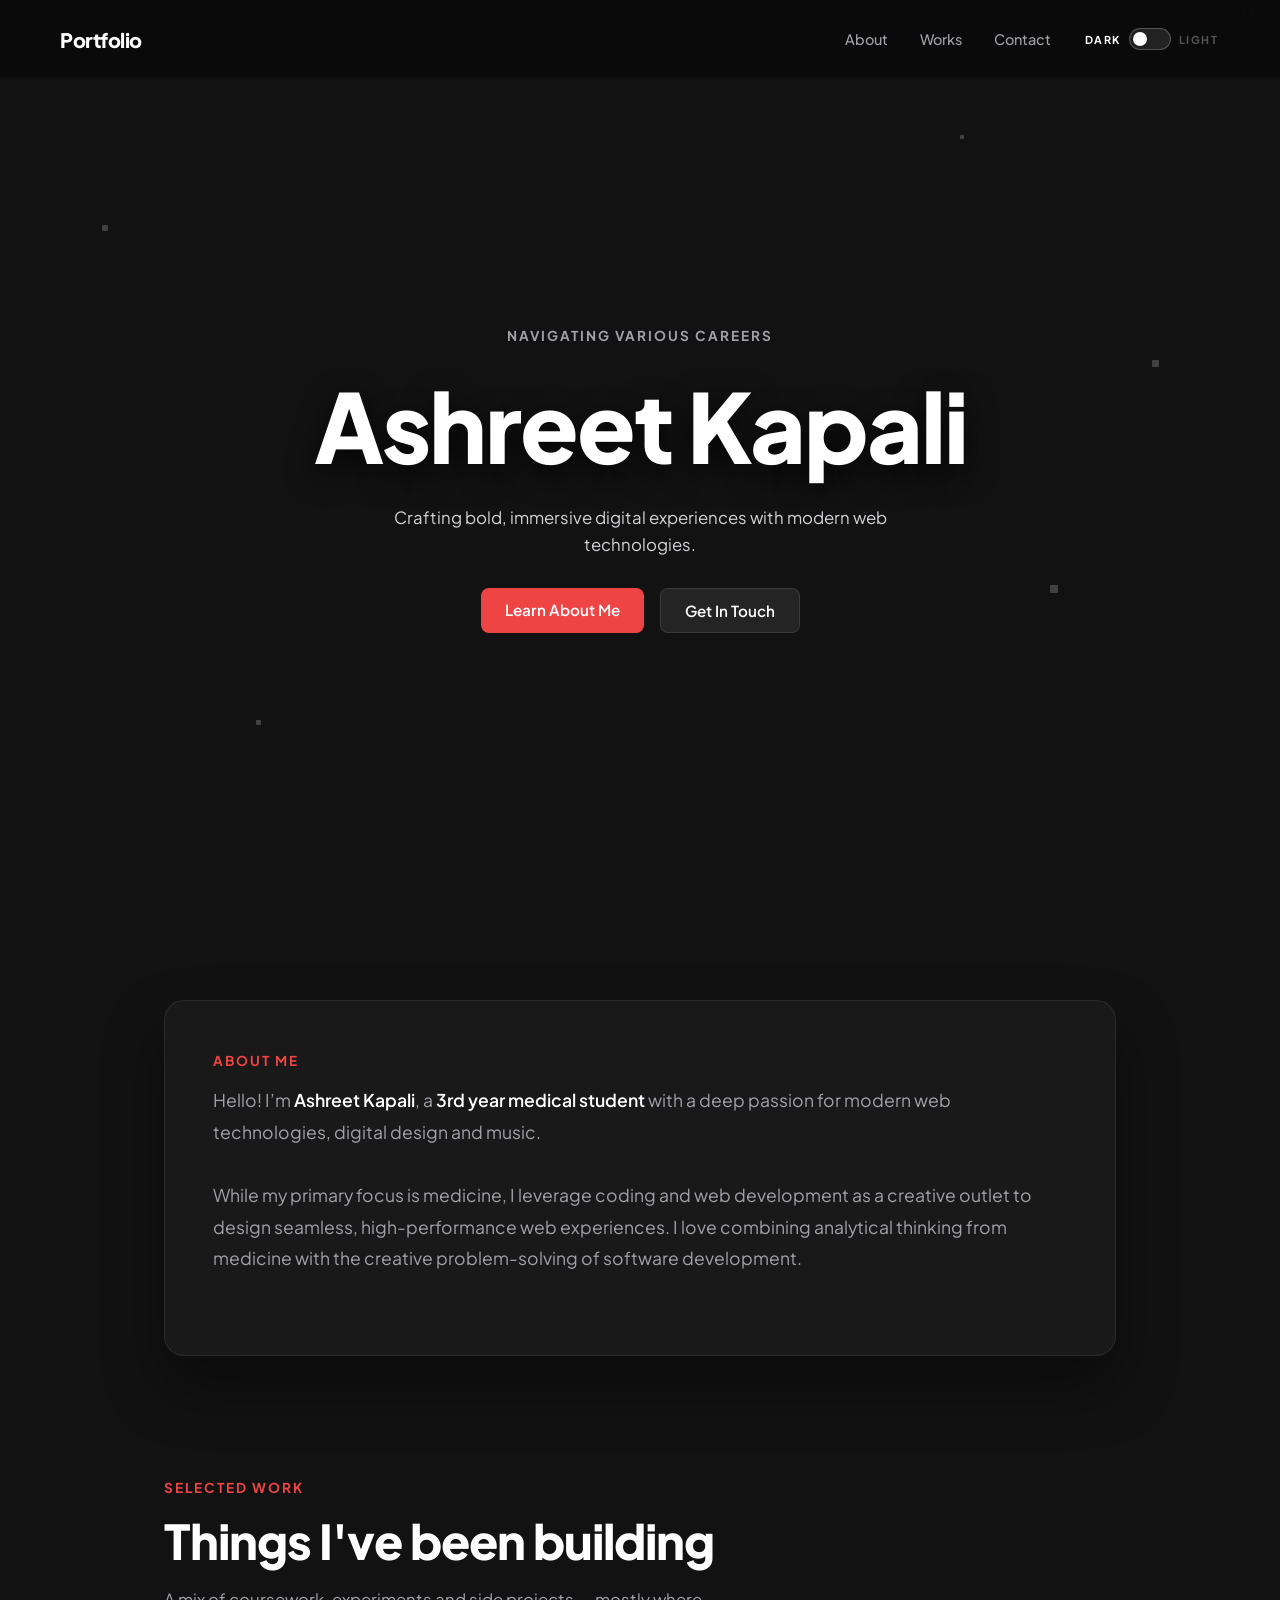
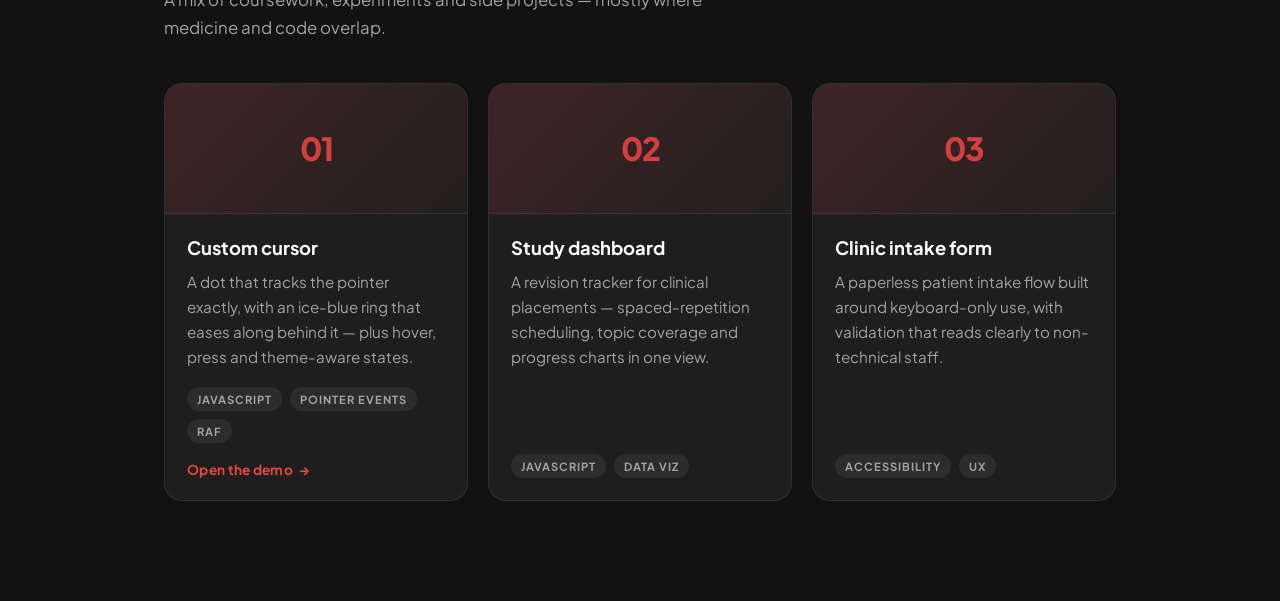
<file: index.html>
<!DOCTYPE html>
<html lang="en">
<head>
  <meta charset="UTF-8" />
  <meta name="viewport" content="width=device-width, initial-scale=1.0" />
  <title>Portfolio - Hero & About</title>
  <!-- Modern clean font -->
  <link rel="preconnect" href="https://fonts.googleapis.com">
  <link rel="preconnect" href="https://fonts.gstatic.com" crossorigin>
  <link href="https://fonts.googleapis.com/css2?family=Plus+Jakarta+Sans:wght@400;500;700;800&display=swap" rel="stylesheet">
<link rel="stylesheet" href="assets/style.css" />
  <!-- With JS disabled the loader could never be dismissed, so it is
       suppressed outright rather than left covering the page. -->
  <noscript>
    <style>#loader { display: none !important; }</style>
  </noscript>
</head>
<body>

  <!-- Runs before anything below is parsed or painted, so the saved theme is
       already on <body> when the loader first appears. Without this the
       loader would flash dark for light-mode visitors, since the theme is
       otherwise applied much later by script.js at the end of the body. -->
  <script>
    try {
      if (localStorage.getItem('theme') === 'light') {
        document.body.classList.add('light-mode');
      }
    } catch (e) { /* private mode can throw on localStorage access */ }
  </script>

  <!-- Loading overlay: in the markup from the first frame, dismissed by
       script.js once the page has actually finished loading -->
  <div id="loader" role="status" aria-label="Welcome, loading page">
    <div class="loader-inner">
      <div class="loader-title">Welcome</div>
      <div class="loader-track"><div class="loader-bar"></div></div>
    </div>
  </div>

  <!-- Custom cursor layers (dot + trailing ring) -->
  <div class="cursor-dot" aria-hidden="true"></div>
  <div class="cursor-ring" aria-hidden="true"></div>

  <!-- Floating Particles background -->
  <div class="bg-particles">
    <div class="particle p1"></div>
    <div class="particle p2"></div>
    <div class="particle p3"></div>
    <div class="particle p4"></div>
    <div class="particle p5"></div>
  </div>

  <!-- Top Navigation Header -->
  <header>
    <div class="logo">Portfolio</div>
    <nav>
      <a href="#about">About</a>
      <a href="#works">Works</a>
      <a href="#contact">Contact</a>
      <!-- role="switch" + aria-checked is what makes this a real toggle for
           screen readers; the browser cannot infer that from the markup. -->
      <button id="theme-switch" class="theme-switch" type="button"
              role="switch" aria-checked="false" aria-label="Toggle light mode">
        <span class="theme-label theme-label-dark">Dark</span>
        <span class="switch-track" aria-hidden="true"><span class="switch-knob"></span></span>
        <span class="theme-label theme-label-light">Light</span>
      </button>
    </nav>
  </header>

  <!-- Hero Section -->
 <section class="hero">
  <!-- 3D Matrix backdrop (animated wireframe grid) -->
  <div class="matrix-3d-wrapper">
    <canvas id="matrix3DCanvas"></canvas>
  </div>

  <div class="hero-content">
    <span class="tagline">NAVIGATING VARIOUS CAREERS</span>
    <h1 class="main-title">Ashreet Kapali</h1>
    <p class="description">
      Crafting bold, immersive digital experiences with modern web technologies.
    </p>
    <div class="cta-group">
      <a href="#about" class="btn btn-primary">Learn About Me</a>
      <a href="#contact" class="btn btn-secondary">Get In Touch</a>
    </div>
  </div>
</section>
  <!-- NEW: Introduction / About Me Section -->
  <section id="about" class="about-section">
    <div class="about-card">
      <span class="section-label">ABOUT ME</span>
      <p class="about-text">
        Hello! I’m <strong>Ashreet Kapali</strong>, a <strong>3rd year medical student</strong> with a deep passion for modern web technologies, digital design and music. 
        <br><br>
        While my primary focus is  medicine, I leverage coding and web development as a creative outlet to design seamless, high-performance web experiences. I love combining analytical thinking from medicine with the creative problem-solving of software development.
      </p>
    </div>
  </section>

  <!-- =========================================================
       Works section
       #works here and href="#works" in the nav are the two halves of the
       scroll target — rename one and the nav link silently does nothing.

       The cards below are placeholders. Replace each title, description
       and tag list with real projects. A card that links somewhere is an
       <a class="work-card" href="...">; one that doesn't is an
       <article class="work-card">. Both are styled identically, and the
       custom cursor grows over either one.
       ========================================================= -->
  <section id="works" class="works-section">
    <div class="works-header">
      <span class="section-label">SELECTED WORK</span>
      <h2 class="works-title">Things I've been building</h2>
      <p class="works-subtitle">
        A mix of coursework, experiments and side projects — mostly where
        medicine and code overlap.
      </p>
    </div>

    <div class="works-grid">
      <!-- Relative href into works/. Each demo lives there; the shared
           stylesheet and script live in ../assets/ from that folder. -->
      <a class="work-card" href="works/cursor-demo.html">
        <!-- aria-hidden: the number is decoration, the title is the label -->
        <div class="work-thumb" aria-hidden="true">01</div>
        <div class="work-body">
          <h3 class="work-title">Custom cursor</h3>
          <p class="work-desc">
            A dot that tracks the pointer exactly, with an ice-blue ring that
            eases along behind it — plus hover, press and theme-aware states.
          </p>
          <ul class="work-tags">
            <li>JavaScript</li><li>Pointer events</li><li>rAF</li>
          </ul>
          <span class="work-cta">Open the demo <span aria-hidden="true">→</span></span>
        </div>
      </a>

      <article class="work-card">
        <div class="work-thumb" aria-hidden="true">02</div>
        <div class="work-body">
          <h3 class="work-title">Study dashboard</h3>
          <p class="work-desc">
            A revision tracker for clinical placements — spaced-repetition
            scheduling, topic coverage and progress charts in one view.
          </p>
          <ul class="work-tags">
            <li>JavaScript</li><li>Data viz</li>
          </ul>
        </div>
      </article>

      <article class="work-card">
        <div class="work-thumb" aria-hidden="true">03</div>
        <div class="work-body">
          <h3 class="work-title">Clinic intake form</h3>
          <p class="work-desc">
            A paperless patient intake flow built around keyboard-only use,
            with validation that reads clearly to non-technical staff.
          </p>
          <ul class="work-tags">
            <li>Accessibility</li><li>UX</li>
          </ul>
        </div>
      </article>
    </div>
  </section>
<script src="assets/script.js"></script>
</body>
</html>
</file>
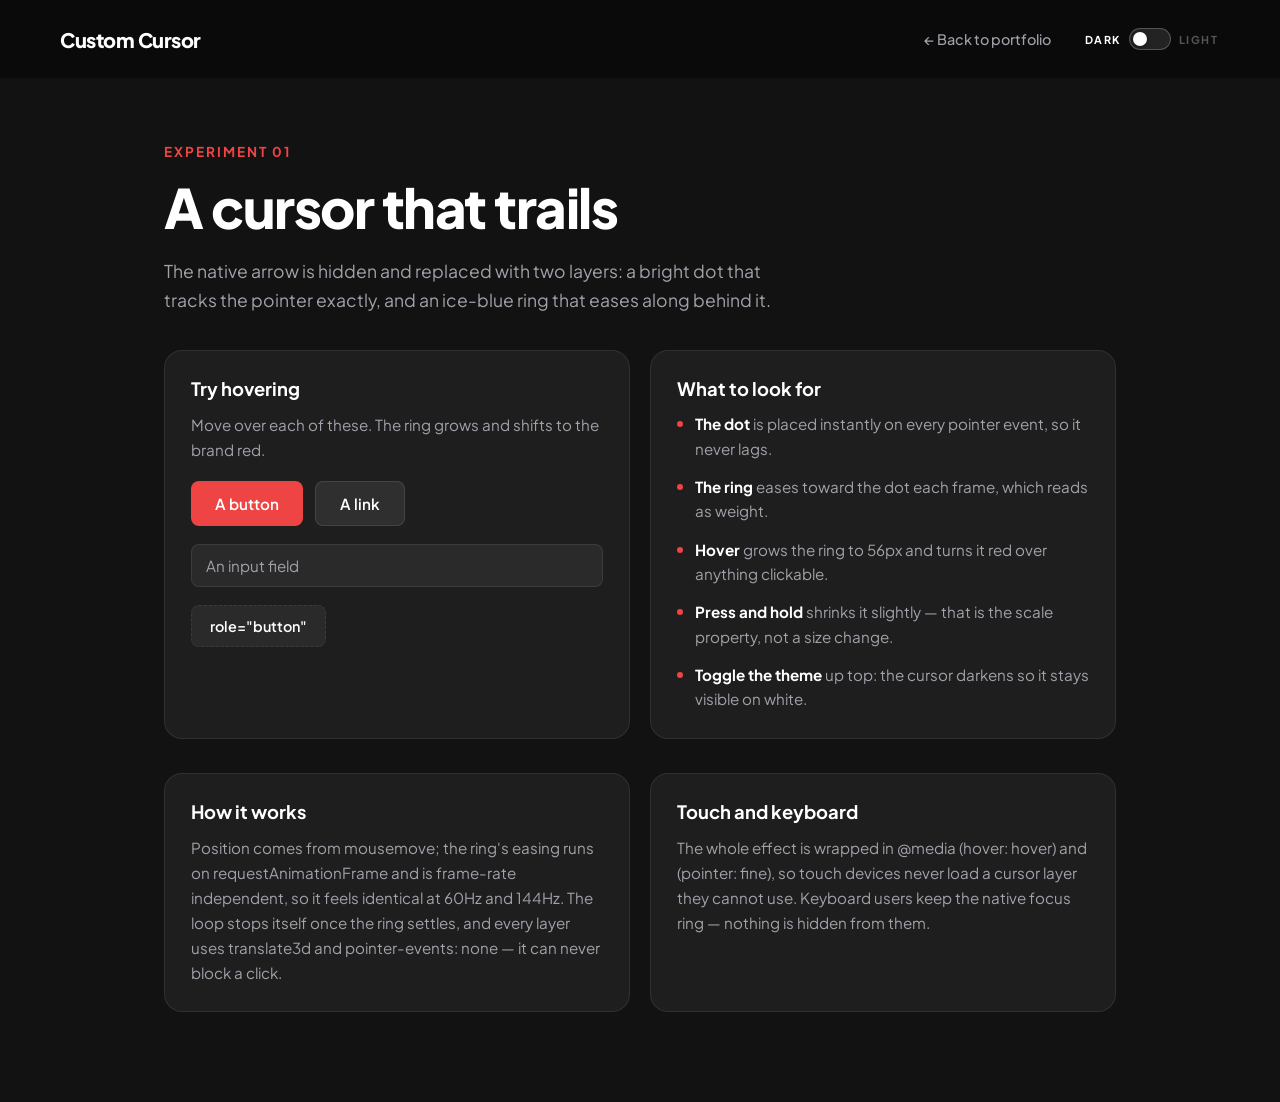
<file: works/cursor-demo.html>
<!DOCTYPE html>
<html lang="en">
<head>
  <meta charset="UTF-8" />
  <meta name="viewport" content="width=device-width, initial-scale=1.0" />
  <title>Custom Cursor — Ashreet Kapali</title>
  <meta name="description" content="A custom pointer: a dot that tracks exactly, with a ring that eases along behind it." />

  <link rel="preconnect" href="https://fonts.googleapis.com">
  <link rel="preconnect" href="https://fonts.gstatic.com" crossorigin>
  <link href="https://fonts.googleapis.com/css2?family=Plus+Jakarta+Sans:wght@400;500;700;800&display=swap" rel="stylesheet">

  <!-- The portfolio stylesheet, reused as-is — one folder up, then into
       assets/. Anything it defines for the cursor (the .cursor-dot /
       .cursor-ring layers, the body.custom-cursor classes, both themes)
       therefore behaves here exactly as it does on the main page: one
       definition, no drift between the two. -->
  <link rel="stylesheet" href="../assets/style.css" />

  <style>
    /* Page-specific styling only. The theme palette, buttons, header and the
       cursor itself all come from style.css. */

    .demo-main {
      position: relative;
      max-width: 1000px;
      margin: 0 auto;
      /* Top padding clears the fixed header (about 70px tall) */
      padding: 140px 24px 90px;
      z-index: 10;
    }

    .demo-title {
      font-size: clamp(2.2rem, 5vw, 3.4rem);
      font-weight: 800;
      letter-spacing: -1.5px;
      line-height: 1.15;
      margin-bottom: 18px;
    }

    .demo-lead {
      color: #a1a1aa;
      font-size: 1.1rem;
      line-height: 1.7;
      max-width: 620px;
      margin-bottom: 14px;
    }

    /* Shown only where there is no fine pointer, so a phone visitor is told
       why the page looks empty rather than assuming it is broken. */
    .demo-touch-note {
      display: none;
      color: #a1a1aa;
      font-size: 0.95rem;
      line-height: 1.6;
      border-left: 3px solid #ef4444;
      padding: 4px 0 4px 14px;
      margin-bottom: 34px;
    }

    @media (hover: none), (pointer: coarse) {
      .demo-touch-note { display: block; }
    }

    .demo-grid {
      display: grid;
      grid-template-columns: repeat(auto-fit, minmax(280px, 1fr));
      gap: 20px;
      margin-top: 34px;
    }

    .demo-panel {
      background: var(--card-bg);
      border: 1px solid var(--border-color);
      border-radius: 18px;
      padding: 26px;
    }

    .demo-panel h2 {
      font-size: 1.15rem;
      font-weight: 700;
      margin-bottom: 12px;
    }

    .demo-panel p {
      color: #a1a1aa;
      font-size: 0.95rem;
      line-height: 1.65;
    }

    .demo-row {
      display: flex;
      flex-wrap: wrap;
      gap: 12px;
      margin-top: 18px;
    }

    /* style.css styles no form controls, so the input needs its own rules.
       border/background come from the theme variables rather than a fixed
       grey, so it flips with the theme like the panels do. */
    .demo-input {
      flex: 1;
      min-width: 160px;
      font: inherit;
      font-size: 0.95rem;
      color: var(--text-color);
      background: rgba(128, 128, 128, 0.12);
      border: 1px solid var(--border-color);
      border-radius: 8px;
      padding: 11px 14px;
    }

    .demo-input::placeholder { color: #a1a1aa; }

    .demo-input:focus {
      outline: 2px solid #ef4444;
      outline-offset: 2px;
    }

    /* role="button" element, to prove the cursor reacts to the ARIA role and
       not only to real <a> / <button> tags — see the INTERACTIVE selector in
       script.js. */
    .demo-fake {
      display: inline-flex;
      align-items: center;
      padding: 11px 18px;
      border-radius: 8px;
      font-size: 0.9rem;
      font-weight: 600;
      color: var(--text-color);
      background: rgba(128, 128, 128, 0.12);
      border: 1px dashed var(--border-color);
    }

    .demo-list {
      list-style: none;
      display: flex;
      flex-direction: column;
      gap: 14px;
      margin-top: 4px;
    }

    .demo-list li {
      color: #a1a1aa;
      font-size: 0.95rem;
      line-height: 1.6;
      padding-left: 18px;
      position: relative;
    }

    .demo-list li::before {
      content: '';
      position: absolute;
      left: 0;
      top: 9px;
      width: 6px;
      height: 6px;
      border-radius: 50%;
      background: #ef4444;
    }

    .demo-list strong { color: var(--text-color); }

    .demo-back {
      color: #a1a1aa;
      font-size: 0.9rem;
      font-weight: 500;
      text-decoration: none;
      transition: color 0.2s ease;
    }

    .demo-back:hover { color: #ffffff; }
  </style>
</head>
<body>

  <!-- The saved theme is restored before first paint, matching index.html so
       the two pages never disagree about which mode is active. -->
  <script>
    try {
      if (localStorage.getItem('theme') === 'light') {
        document.body.classList.add('light-mode');
      }
    } catch (e) { /* private mode can throw on localStorage access */ }
  </script>

  <!-- Required by the cursor code. Without both of these present,
       initCustomCursor() returns early and nothing happens. -->
  <div class="cursor-dot" aria-hidden="true"></div>
  <div class="cursor-ring" aria-hidden="true"></div>

  <header>
    <div class="logo">Custom Cursor</div>
    <nav>
      <a class="demo-back" href="../index.html">← Back to portfolio</a>
      <button id="theme-switch" class="theme-switch" type="button"
              role="switch" aria-checked="false" aria-label="Toggle light mode">
        <span class="theme-label theme-label-dark">Dark</span>
        <span class="switch-track" aria-hidden="true"><span class="switch-knob"></span></span>
        <span class="theme-label theme-label-light">Light</span>
      </button>
    </nav>
  </header>

  <main class="demo-main">
    <span class="section-label">EXPERIMENT 01</span>
    <h1 class="demo-title">A cursor that trails</h1>
    <p class="demo-lead">
      The native arrow is hidden and replaced with two layers: a bright dot
      that tracks the pointer exactly, and an ice-blue ring that eases along
      behind it.
    </p>

    <p class="demo-touch-note">
      You're on a touch device, so there's no pointer to replace — this page
      is built for a mouse or trackpad.
    </p>

    <div class="demo-grid">
      <div class="demo-panel">
        <h2>Try hovering</h2>
        <p>Move over each of these. The ring grows and shifts to the brand red.</p>

        <div class="demo-row">
          <button class="btn btn-primary" type="button">A button</button>
          <a class="btn btn-secondary" href="#try">A link</a>
        </div>

        <div class="demo-row">
          <input class="demo-input" type="text" placeholder="An input field" aria-label="Demo input" />
        </div>

        <div class="demo-row">
          <span class="demo-fake" role="button" tabindex="0">role="button"</span>
        </div>
      </div>

      <div class="demo-panel">
        <h2>What to look for</h2>
        <ul class="demo-list">
          <li><strong>The dot</strong> is placed instantly on every pointer event, so it never lags.</li>
          <li><strong>The ring</strong> eases toward the dot each frame, which reads as weight.</li>
          <li><strong>Hover</strong> grows the ring to 56px and turns it red over anything clickable.</li>
          <li><strong>Press and hold</strong> shrinks it slightly — that is the <code>scale</code> property, not a size change.</li>
          <li><strong>Toggle the theme</strong> up top: the cursor darkens so it stays visible on white.</li>
        </ul>
      </div>
    </div>

    <div class="demo-grid">
      <div class="demo-panel">
        <h2>How it works</h2>
        <p>
          Position comes from <code>mousemove</code>; the ring's easing runs on
          <code>requestAnimationFrame</code> and is frame-rate independent, so it
          feels identical at 60Hz and 144Hz. The loop stops itself once the ring
          settles, and every layer uses <code>translate3d</code> and
          <code>pointer-events: none</code> — it can never block a click.
        </p>
      </div>

      <div class="demo-panel">
        <h2>Touch and keyboard</h2>
        <p>
          The whole effect is wrapped in <code>@media (hover: hover) and
          (pointer: fine)</code>, so touch devices never load a cursor layer
          they cannot use. Keyboard users keep the native focus ring — nothing
          is hidden from them.
        </p>
      </div>
    </div>
  </main>

  <!-- Reused unchanged. Every block in script.js guards for the elements it
       needs, so the two that do not apply here simply return early: there is
       no #loader and no matrix canvas on this page. The theme switch and the
       cursor both do exist, so those two blocks run as normal. -->
  <script src="../assets/script.js"></script>
</body>
</html>
</file>
<file: assets/style.css>
/* Base resets */
    * {
      margin: 0;
      padding: 0;
      box-sizing: border-box;
      font-family: 'Plus Jakarta Sans', sans-serif;
    }

    body {
      background-color: #0a0a0a;
      color: #ffffff;
      overflow-x: hidden;
      min-height: 100vh;
    }

    /* =========================================================
       Loading overlay
       Sits above everything (the cursor layers are at 9999) and clears
       itself as soon as the page has genuinely finished loading.
       ========================================================= */
    #loader {
      position: fixed;
      inset: 0;
      z-index: 10000;
      display: flex;
      align-items: center;
      justify-content: center;
      /* Inherits --bg-color from body, so it matches the active theme */
      background: var(--bg-color);
      transition: opacity 0.45s ease, visibility 0.45s ease;
      /* Failsafe. If script.js never runs — blocked, failed to parse, or
         the network died mid-fetch — nothing would ever remove the
         overlay and the site would be permanently unusable. This force-
         hides it after 8s with no JS involved at all. During the delay
         the base style still applies, so the loader behaves normally
         whenever the scripts do load. */
      animation: loader-failsafe 0s 8s forwards;
    }

    #loader.loaded {
      opacity: 0;
      visibility: hidden;   /* also removes it from hit-testing */
    }

    @keyframes loader-failsafe {
      to { opacity: 0; visibility: hidden; }
    }

    .loader-inner {
      display: flex;
      flex-direction: column;
      align-items: center;
      gap: 18px;
    }

    .loader-title {
      font-size: 1.05rem;
      font-weight: 800;
      letter-spacing: 5px;
      text-transform: uppercase;
      color: var(--text-color);
      opacity: 0.8;
    }

    .loader-track {
      width: min(220px, 50vw);
      height: 3px;
      border-radius: 999px;
      background: rgba(128, 128, 128, 0.25);
      overflow: hidden;
    }

    .loader-bar {
      height: 100%;
      width: 0;
      border-radius: inherit;
      background: #ef4444;                 /* brand accent */
      transition: width 0.35s ease;
      /* Creeps toward the end while the real load happens, then JS snaps
         it home. Worth being clear about: this is an indication that work
         is in progress, not a measurement of bytes downloaded. A genuine
         percentage would mean tracking every subresource by hand.

         1.8s is tuned to the overlay's minimum display time in script.js
         (MIN_DISPLAY_MS) so the bar is already near 88% by the time the
         load finishes, making the final snap to 100% a small step rather
         than a visible jump from a barely-started bar. */
      animation: loader-creep 1.8s ease-out forwards;
    }

    /* JS adds this on window.load. Cancelling the animation is what lets
       the width below take effect — a running animation with fill-mode
       forwards outranks both this rule and any inline style. */
    #loader.bar-full .loader-bar {
      animation: none;
      width: 100%;
    }

    @keyframes loader-creep {
      from { width: 0; }
      to   { width: 88%; }
    }

    @media (prefers-reduced-motion: reduce) {
      #loader { transition: none; }
      .loader-bar { animation: none; width: 100%; }
    }

    /* Floating particles background effect */
    .bg-particles {
      position: absolute;
      top: 0;
      left: 0;
      width: 100%;
      height: 100%;
      overflow: hidden;
      z-index: 1;
      pointer-events: none;
    }

    .particle {
      position: absolute;
      background: rgba(255, 255, 255, 0.2);
      border-radius: 1px;
      animation: float 12s infinite linear;
    }

    .p1 { width: 6px; height: 6px; top: 25%; left: 8%; animation-delay: 0s; }
    .p2 { width: 8px; height: 8px; top: 65%; left: 82%; animation-delay: -3s; }
    .p3 { width: 4px; height: 4px; top: 15%; left: 75%; animation-delay: -5s; }
    .p4 { width: 5px; height: 5px; top: 80%; left: 20%; animation-delay: -2s; }
    .p5 { width: 7px; height: 7px; top: 40%; left: 90%; animation-delay: -7s; }

    @keyframes float {
      0% { transform: translateY(0) rotate(0deg); opacity: 0.2; }
      50% { transform: translateY(-20px) rotate(45deg); opacity: 0.6; }
      100% { transform: translateY(0) rotate(0deg); opacity: 0.2; }
    }

    /* Navigation Header */
    header {
      position: fixed;
      top: 0;
      left: 0;
      width: 100%;
      display: flex;
      justify-content: space-between;
      align-items: center;
      padding: 24px 60px;
      z-index: 100;
      /* Was rgba(10, 10, 10, 0.8) + backdrop-filter: blur(12px).
         A backdrop blur over the animated canvas can never be cached:
         the pixels behind the header change every frame, so the browser
         re-blurred the full width of the screen ~60x a second, forever.
         A slightly more opaque solid is near-identical over the hero. */
      background: rgba(10, 10, 10, 0.92);
    }

    .logo {
      font-size: 1.25rem;
      font-weight: 800;
      letter-spacing: -0.5px;
      /* Pinned rather than inherited. The header keeps its dark fill in both
         themes, so letting this fall through to --text-color made the wordmark
         near-black on a near-black bar as soon as light mode was enabled. */
      color: #ffffff;
    }

    nav {
      display: flex;
      align-items: center;
      gap: 32px;
    }

    nav a {
      color: #a1a1aa;
      text-decoration: none;
      font-size: 0.9rem;
      font-weight: 500;
      transition: color 0.2s ease;
    }

    nav a:hover {
      color: #ffffff;
    }

    /* Hero Section */
    .hero {
      position: relative;
      height: 100vh;
      width: 100%;
      display: flex;
      flex-direction: column;
      justify-content: center;
      align-items: center;
      text-align: center;
      padding: 0 20px;
    }

    .hero-content {
  position: relative;
  width: 100%;
  max-width: 1000px;
  display: flex;
  flex-direction: column;
  align-items: center;
  justify-content: center;
  gap: 20px; /* Controls vertical space between elements */
  padding-top: 60px;
}

    .tagline {
  color: #a1a1aa;
  text-transform: uppercase;
  font-size: 0.85rem;
  font-weight: 700;
  letter-spacing: 2px;
  z-index: 10;
}

    .main-title {
  position: static; /* Restores standard spacing flow */
  transform: none;
  font-size: clamp(3rem, 7.5vw, 6.5rem);
  font-weight: 800;
  letter-spacing: -2px;
  /* Was a hard-coded #ffffff, which is invisible against the white body in
     light mode. Tracks the theme instead, so it is white on dark and
     #121212 on light. */
  color: var(--text-color);
  white-space: nowrap;
  z-index: 10;
  text-shadow: 0 10px 30px rgba(0, 0, 0, 0.8);
  margin: 0;
  /* Matches the 0.3s background/colour transition on body so the heading
     fades with the rest of the palette rather than snapping. */
  transition: color 0.3s;
}

    .container-3d {
  position: absolute;
  left: 2%;
  top: 50%;
  transform: translateY(-50%);
  z-index: 2;
  /* The float animation lives on this parent so the filtered child below
     stays a static raster. Translating a finished layer is nearly free,
     whereas animating the filtered element itself forced the browser to
     re-run the drop-shadow blur on every frame of the float. */
  will-change: transform;
  animation: gentle-float 6s ease-in-out infinite;
  pointer-events: none; 
}

    .object-3d {
  width: clamp(200px, 22vw, 320px);
  height: auto;
  /* Trimmed from a 30px blur. This is rasterised once and then cached,
     but a tighter shadow still reads as depth and costs less to build. */
  filter: drop-shadow(0 20px 22px rgba(0, 0, 0, 0.7));
}

    /* Matrix rain backdrop for the Hero section */
    .matrix-3d-wrapper {
  position: absolute;
  inset: 0;
  z-index: 0;
  overflow: hidden;
  pointer-events: none;
  /* Soft fade at the top/bottom so the rain blends into the page */
  -webkit-mask-image: linear-gradient(to bottom, transparent 0%, #000 14%, #000 82%, transparent 100%);
  mask-image: linear-gradient(to bottom, transparent 0%, #000 14%, #000 82%, transparent 100%);
}

    #matrix3DCanvas {
  display: block;
  width: 100%;
  height: 100%;
  opacity: 0.9;
  /* Deliberately no CSS filter here. drop-shadow() on a canvas that
     repaints at 60fps is a second full-screen blur pass stacked on top of
     the glow the canvas already paints per glyph — and since the pixels
     change every frame it can never be cached. The bloom is now produced
     once, inside the canvas, by the head glyph's shadowBlur. */
}

    body.light-mode #matrix3DCanvas {
  opacity: 0.55;
}

    /* Keeps this element's translateY(-50%) centring and floats around it */
    @keyframes gentle-float {
      0%, 100% { transform: translateY(-50%); }
      50% { transform: translateY(calc(-50% - 15px)); }
    }

    .description {
  max-width: 550px;
  color: #d4d4d8;
  font-size: 1.05rem;
  line-height: 1.6;
  z-index: 10;
  margin: 0;
}

    /* CTA Buttons */
    .cta-group {
  display: flex;
  gap: 16px;
  z-index: 10;
  margin-top: 10px;
}
    .btn {
      padding: 12px 24px;
      border-radius: 8px;
      font-size: 0.95rem;
      font-weight: 600;
      text-decoration: none;
      transition: all 0.2s ease;
      cursor: pointer;
    }

    .btn-primary {
      background-color: #ef4444;
      color: #ffffff;
      border: none;
    }

    .btn-primary:hover {
      background-color: #dc2626;
      transform: translateY(-2px);
    }

    .btn-secondary {
      /* Blur removed: this button sits in the middle of the hero, directly
         over the animating canvas, so the blur could never be cached. The
         slightly stronger fill reads the same against the rain. */
      background-color: rgba(255, 255, 255, 0.08);
      color: #ffffff;
      border: 1px solid rgba(255, 255, 255, 0.1);
    }

    .btn-secondary:hover {
      background-color: rgba(255, 255, 255, 0.15);
      border-color: rgba(255, 255, 255, 0.2);
      transform: translateY(-2px);
    }

    /* NEW: About Section */
    .about-section {
      position: relative;
      padding: 100px 24px;
      max-width: 1000px;
      margin: 0 auto;
      z-index: 10;
    }

    .about-card {
      background: rgba(255, 255, 255, 0.03);
      border: 1px solid rgba(255, 255, 255, 0.08);
      border-radius: 20px;
      padding: 48px;
      /* No backdrop-filter. The card sits on a flat page background, so
         blurring it produced an identical flat colour — pure cost for zero
         visual difference. The floating particles behind it also kept the
         blur from ever being cached. */
      box-shadow: 0 30px 60px rgba(0, 0, 0, 0.4);
    }

    .section-label {
      display: inline-block;
      color: #ef4444;
      font-size: 0.85rem;
      font-weight: 700;
      text-transform: uppercase;
      letter-spacing: 2px;
      margin-bottom: 16px;
    }

    .about-title {
      font-size: clamp(2rem, 4vw, 3rem);
      font-weight: 800;
      margin-bottom: 24px;
      line-height: 1.2;
    }

    .about-text {
      color: #a1a1aa;
      font-size: 1.1rem;
      line-height: 1.8;
      margin-bottom: 32px;
    }

    .about-text strong {
      color: #ffffff;
      font-weight: 600;
    }

    .badge-grid {
      display: grid;
      grid-template-columns: repeat(auto-fit, minmax(200px, 1fr));
      gap: 16px;
      border-top: 1px solid rgba(255, 255, 255, 0.08);
      padding-top: 32px;
    }

    .badge-item {
      display: flex;
      flex-direction: column;
      gap: 4px;
    }

    .badge-number {
      font-size: 1.5rem;
      font-weight: 800;
      color: #ef4444;
    }

    .badge-label {
      font-size: 0.9rem;
      color: #a1a1aa;
    }
    
    /* Default Dark Mode */
:root {
  --bg-color: #121212;
  --text-color: #ffffff;
  --card-bg: #1e1e1e;
  --border-color: rgba(255, 255, 255, 0.08);
}

/* Light Mode Overrides */
body.light-mode {
  --bg-color: #ffffff;
  --text-color: #121212;
  --card-bg: #f4f4f4;
  /* A white-alpha border is invisible on white, so light mode uses dark ink.
     Anything borrowed from --card-bg or --border-color therefore themes
     itself; only the hard-coded rgba() values elsewhere need overrides. */
  --border-color: rgba(0, 0, 0, 0.09);
}

/* The title's shadow is tuned for light text over the dark hero. Around dark
   text on a white body the same 30px black blur reads as a grey smudge, so it
   is removed rather than re-tuned. Higher specificity than .main-title, so
   the declaration above still stands for dark mode. */
body.light-mode .main-title {
  text-shadow: none;
}

/* Apply Variables to Elements */
body {
  background-color: var(--bg-color);
  color: var(--text-color);
  transition: background-color 0.3s, color 0.3s; /* Smooth transition */
}

/* =========================================================
   Anchor scrolling
   The header is position: fixed, so it floats over the top of whatever
   section is scrolled to. scroll-margin-top reserves the header's height
   as dead space above each target, otherwise the "ABOUT ME" label lands
   underneath the header bar and looks cut off.
   ========================================================= */
html {
  scroll-behavior: smooth;
}

#about,
#works,
#contact {
  /* 24px header padding + ~48px of content height, plus breathing room */
  scroll-margin-top: 90px;
}

@media (prefers-reduced-motion: reduce) {
  /* A long animated scroll is exactly the kind of motion this preference
     is asking to avoid; jumping instantly is the accessible behaviour. */
  html { scroll-behavior: auto; }
}

/* =========================================================
   Works section
   Reuses the dark card idiom from .about-card, but via --card-bg and
   --border-color so it flips with the theme instead of staying
   near-white-on-white in light mode.
   ========================================================= */
.works-section {
  position: relative;
  padding: 20px 24px 100px;
  max-width: 1000px;
  margin: 0 auto;
  z-index: 10;
}

.works-header {
  margin-bottom: 40px;
}

.works-title {
  font-size: clamp(2rem, 4vw, 3rem);
  font-weight: 800;
  letter-spacing: -1px;
  line-height: 1.2;
  margin-bottom: 16px;
}

.works-subtitle {
  color: #a1a1aa;
  font-size: 1.05rem;
  line-height: 1.7;
  max-width: 560px;
}

.works-grid {
  display: grid;
  /* auto-fit + minmax means one column on phones, two at tablet width and
     three on desktop with no media queries at all. */
  grid-template-columns: repeat(auto-fit, minmax(280px, 1fr));
  gap: 20px;
}

.work-card {
  display: flex;
  flex-direction: column;
  overflow: hidden;              /* clips the thumb to the rounded corners */
  background: var(--card-bg);
  border: 1px solid var(--border-color);
  border-radius: 18px;
  /* These two lines are what let the same class serve both an <a> (a card
     that links somewhere) and an <article> (one that doesn't). Without them
     an anchor card would render underlined and in link-blue. */
  color: inherit;
  text-decoration: none;
  /* Only compositor-friendly properties are animated here — transform and
     colours. Animating width/height/padding would relayout the whole grid
     on every frame of the hover. */
  transition: transform 0.25s ease, border-color 0.25s ease, box-shadow 0.25s ease;
}

.work-card:hover {
  transform: translateY(-4px);
  border-color: rgba(239, 68, 68, 0.55);
  box-shadow: 0 18px 40px rgba(0, 0, 0, 0.35);
}

/* Focus ring for the anchor cards. :focus-visible rather than :focus, so a
   mouse click does not leave a ring behind — only keyboard tabbing shows it. */
.work-card:focus-visible {
  outline: 2px solid #ef4444;
  outline-offset: 4px;
}

.work-thumb {
  display: flex;
  align-items: center;
  justify-content: center;
  height: 130px;
  font-size: 2rem;
  font-weight: 800;
  letter-spacing: -1px;
  /* Brand-tinted rather than a fixed grey, so the same rule reads as a glow
     on the dark card and a light wash on the white one. */
  color: rgba(239, 68, 68, 0.85);
  background:
    linear-gradient(135deg, rgba(239, 68, 68, 0.16), rgba(239, 68, 68, 0.02));
  border-bottom: 1px solid var(--border-color);
}

.work-body {
  display: flex;
  flex-direction: column;
  flex: 1;                       /* equal-height cards across the row */
  padding: 22px;
}

.work-title {
  font-size: 1.15rem;
  font-weight: 700;
  margin-bottom: 10px;
}

.work-desc {
  color: #a1a1aa;
  font-size: 0.95rem;
  line-height: 1.65;
  margin-bottom: 18px;
}

.work-tags {
  display: flex;
  flex-wrap: wrap;
  gap: 8px;
  list-style: none;
  /* margin-top: auto pins the tags to the bottom, so they line up across
     cards whose descriptions differ in length. */
  margin-top: auto;
}

.work-tags li {
  font-size: 0.7rem;
  font-weight: 700;
  letter-spacing: 1px;
  text-transform: uppercase;
  color: #a1a1aa;
  background: rgba(128, 128, 128, 0.14);
  border-radius: 999px;
  padding: 5px 10px;
}

/* Only present on cards that link somewhere. The arrow nudges on hover as a
   second, non-colour cue that the card is clickable — colour alone would be
   invisible to anyone who cannot distinguish the red. */
.work-cta {
  display: inline-flex;
  align-items: center;
  gap: 6px;
  margin-top: 18px;
  font-size: 0.85rem;
  font-weight: 700;
  letter-spacing: 0.3px;
  color: #ef4444;
}

.work-cta span {
  transition: transform 0.25s ease;
}

.work-card:hover .work-cta span {
  transform: translateX(4px);
}

@media (prefers-reduced-motion: reduce) {
  .work-card { transition: none; }
  .work-card:hover { transform: none; }
  .work-cta span { transition: none; }
  .work-card:hover .work-cta span { transform: none; }
}

    /* Responsive styles */
    @media (max-width: 768px) {
      header {
        padding: 20px 24px;
      }
      .main-title {
        font-size: 3.5rem;
      }
      .about-card {
        padding: 28px;
      }
      #matrix3DCanvas {
        opacity: 0.6;
      }
    }
  /* =========================================================
     Theme switch — DARK ( o) LIGHT
     Two labels either side of a pill track, with the knob sliding
     between them. The <button> wraps the whole row, so the tap
     target is the full control and not just the small track.
     ========================================================= */
  .theme-switch {
    display: inline-flex;
    align-items: center;
    gap: 8px;
    padding: 4px 2px;          /* enlarges the hit area, no visible box */
    background: transparent;
    border: none;
    font-family: inherit;
    cursor: pointer;
    -webkit-tap-highlight-color: transparent;
  }

  /* Both labels are always rendered; the inactive one just recedes.
     Leaving it in the layout means the row never reflows on toggle. */
  .theme-switch .theme-label {
    font-size: 0.68rem;
    font-weight: 700;
    letter-spacing: 1.5px;
    text-transform: uppercase;
    color: #a1a1aa;
    opacity: 0.5;
    transition: color 0.3s ease, opacity 0.3s ease;
  }

  /* The knob position and the brightened label are both derived from the
     same body class the rest of the palette uses, so there is no second
     source of truth to keep in sync. */
  body:not(.light-mode) .theme-label-dark,
  body.light-mode .theme-label-light {
    color: #ffffff;
    opacity: 1;
  }

  .switch-track {
    position: relative;
    flex: none;
    width: 42px;
    height: 22px;
    border-radius: 999px;
    background: rgba(255, 255, 255, 0.10);
    border: 1px solid rgba(255, 255, 255, 0.22);
    transition: background 0.3s ease, border-color 0.3s ease;
  }

  .switch-knob {
    position: absolute;
    top: 50%;
    left: 3px;
    width: 14px;
    height: 14px;
    margin-top: -7px;
    border-radius: 50%;
    background: #ffffff;
    box-shadow: 0 1px 4px rgba(0, 0, 0, 0.45);
    /* Decelerating curve, so the knob settles into place instead of
       stopping dead at the end of a linear slide. */
    transition: transform 0.3s cubic-bezier(0.4, 0, 0.2, 1);
  }

  /* The track is 42px wide with a 1px border, so the knob's left:3px sits it
     4px in from the outer edge. Matching that same 4px gap on the far side
     means travelling 42 - 14 - 4 - 4 = 20px, which keeps the knob visually
     centred in the track at both ends of the slide rather than 2px short. */
  body.light-mode .switch-knob {
    transform: translateX(20px);
  }

  .theme-switch:hover .switch-track {
    background: rgba(255, 255, 255, 0.16);
    border-color: rgba(255, 255, 255, 0.38);
  }

  /* Keyboard users get a visible ring; the default outline is suppressed
     only when it is not needed, via :focus-visible rather than :focus. */
  .theme-switch:focus-visible {
    outline: 2px solid #ef4444;
    outline-offset: 6px;
    border-radius: 999px;
  }

  /* Declared after .switch-knob on purpose: the reduced-motion block near the
     loader appears earlier in the file, so an equal-specificity rule there
     would lose to the transition above. */
  @media (prefers-reduced-motion: reduce) {
    .switch-knob { transition: none; }
  }

  /* Lives here rather than in the responsive block further up the file so the
     whole control is defined in one place. The header row (logo + three links
     + this switch) is the widest thing on the page, so the labels are the
     first thing to go; the knob position still reads as the state without
     them, and the aria-label keeps the control named for screen readers. */
  @media (max-width: 768px) {
    .theme-switch .theme-label { display: none; }
  }

    /* =========================================================
       Custom cursor — a dot at the centre of a circle
       Hidden by default so touch devices never see the layers;
       only enabled for precise pointers with a real hover state.
       ========================================================= */
    .cursor-dot,
    .cursor-ring {
      display: none;
    }

    @media (hover: hover) and (pointer: fine) {
      /* Hide the native arrow everywhere while the custom one is active */
      body.custom-cursor,
      body.custom-cursor * {
        cursor: none !important;
      }

      .cursor-dot,
      .cursor-ring {
        display: block;
        position: fixed;
        top: 0;
        left: 0;
        z-index: 9999;          /* above the fixed header (100) */
        pointer-events: none;   /* never blocks links or buttons */
        border-radius: 50%;
        opacity: 0;
        will-change: transform;
        transition: opacity 0.25s ease, width 0.22s ease, height 0.22s ease,
                    margin 0.22s ease, background-color 0.22s ease,
                    border-color 0.22s ease, box-shadow 0.22s ease, scale 0.12s ease;
      }

      /* Bright dot sitting exactly under the pointer */
      .cursor-dot {
        width: 7px;
        height: 7px;
        margin: -3.5px 0 0 -3.5px;
        background: #eafcff;
        box-shadow: 0 0 10px rgba(170, 245, 255, 0.9);
      }

      /* Ice-blue ring centred on the dot (JS gives both the same coords) */
      .cursor-ring {
        width: 34px;
        height: 34px;
        margin: -17px 0 0 -17px;
        border: 1.5px solid rgba(170, 245, 255, 0.65);
        box-shadow: 0 0 14px rgba(120, 225, 255, 0.35),
                    inset 0 0 10px rgba(120, 225, 255, 0.15);
      }

      body.cursor-active .cursor-dot,
      body.cursor-active .cursor-ring {
        opacity: 1;
      }

      /* Grow + shift to the brand red over anything clickable */
      body.cursor-hover .cursor-ring {
        width: 56px;
        height: 56px;
        margin: -28px 0 0 -28px;
        border-color: rgba(239, 68, 68, 0.9);
        background: rgba(239, 68, 68, 0.08);
        box-shadow: 0 0 22px rgba(239, 68, 68, 0.45);
      }

      body.cursor-hover .cursor-dot {
        background: #ef4444;
        box-shadow: 0 0 12px rgba(239, 68, 68, 0.9);
      }

      /* Press feedback */
      body.cursor-down .cursor-ring {
        scale: 0.82;
      }

      /* Light theme: darker ink so it stays visible on white */
      body.light-mode .cursor-dot {
        background: #0f172a;
        box-shadow: 0 0 8px rgba(10, 108, 138, 0.55);
      }

      body.light-mode .cursor-ring {
        border-color: rgba(10, 108, 138, 0.7);
        box-shadow: 0 0 12px rgba(10, 108, 138, 0.25);
      }

      body.light-mode.cursor-hover .cursor-ring {
        border-color: rgba(220, 38, 38, 0.9);
        background: rgba(220, 38, 38, 0.07);
        box-shadow: 0 0 20px rgba(220, 38, 38, 0.3);
      }

      body.light-mode.cursor-hover .cursor-dot {
        background: #dc2626;
        box-shadow: 0 0 10px rgba(220, 38, 38, 0.7);
      }
    }
</file>
